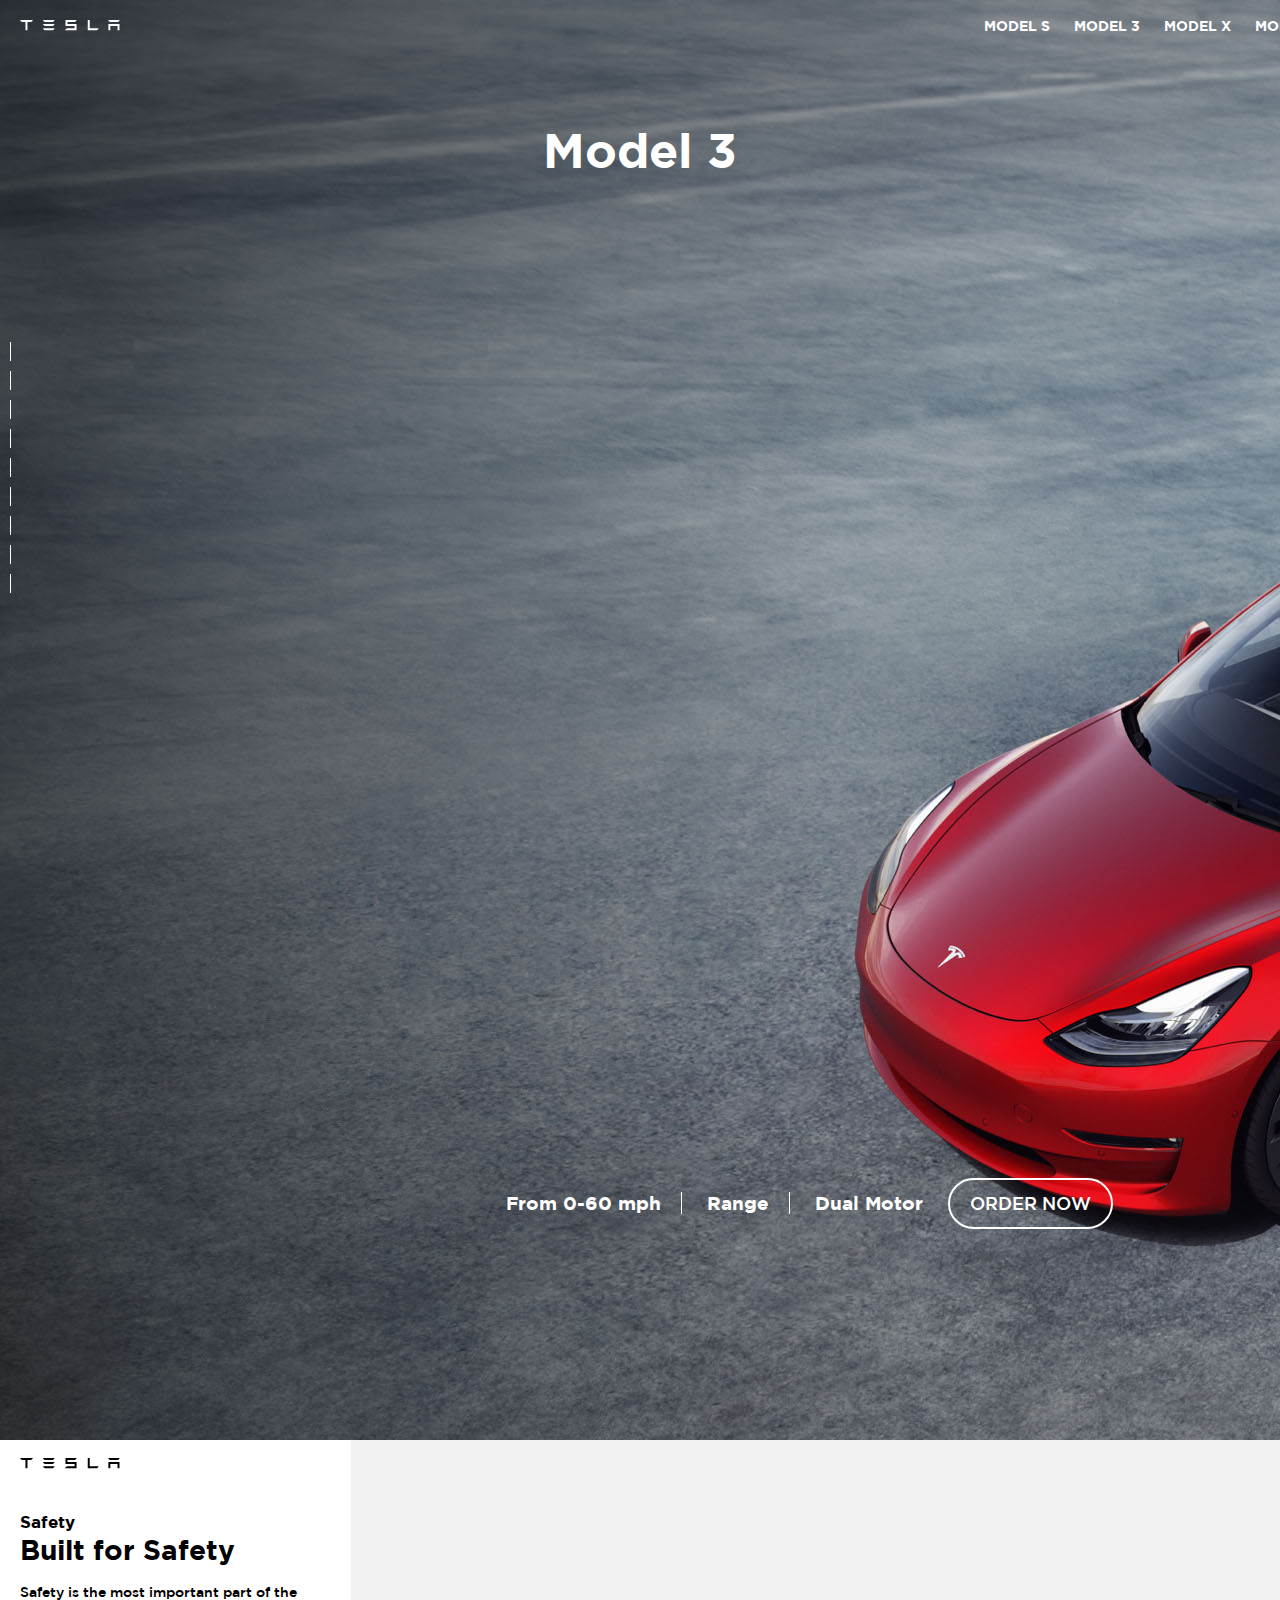
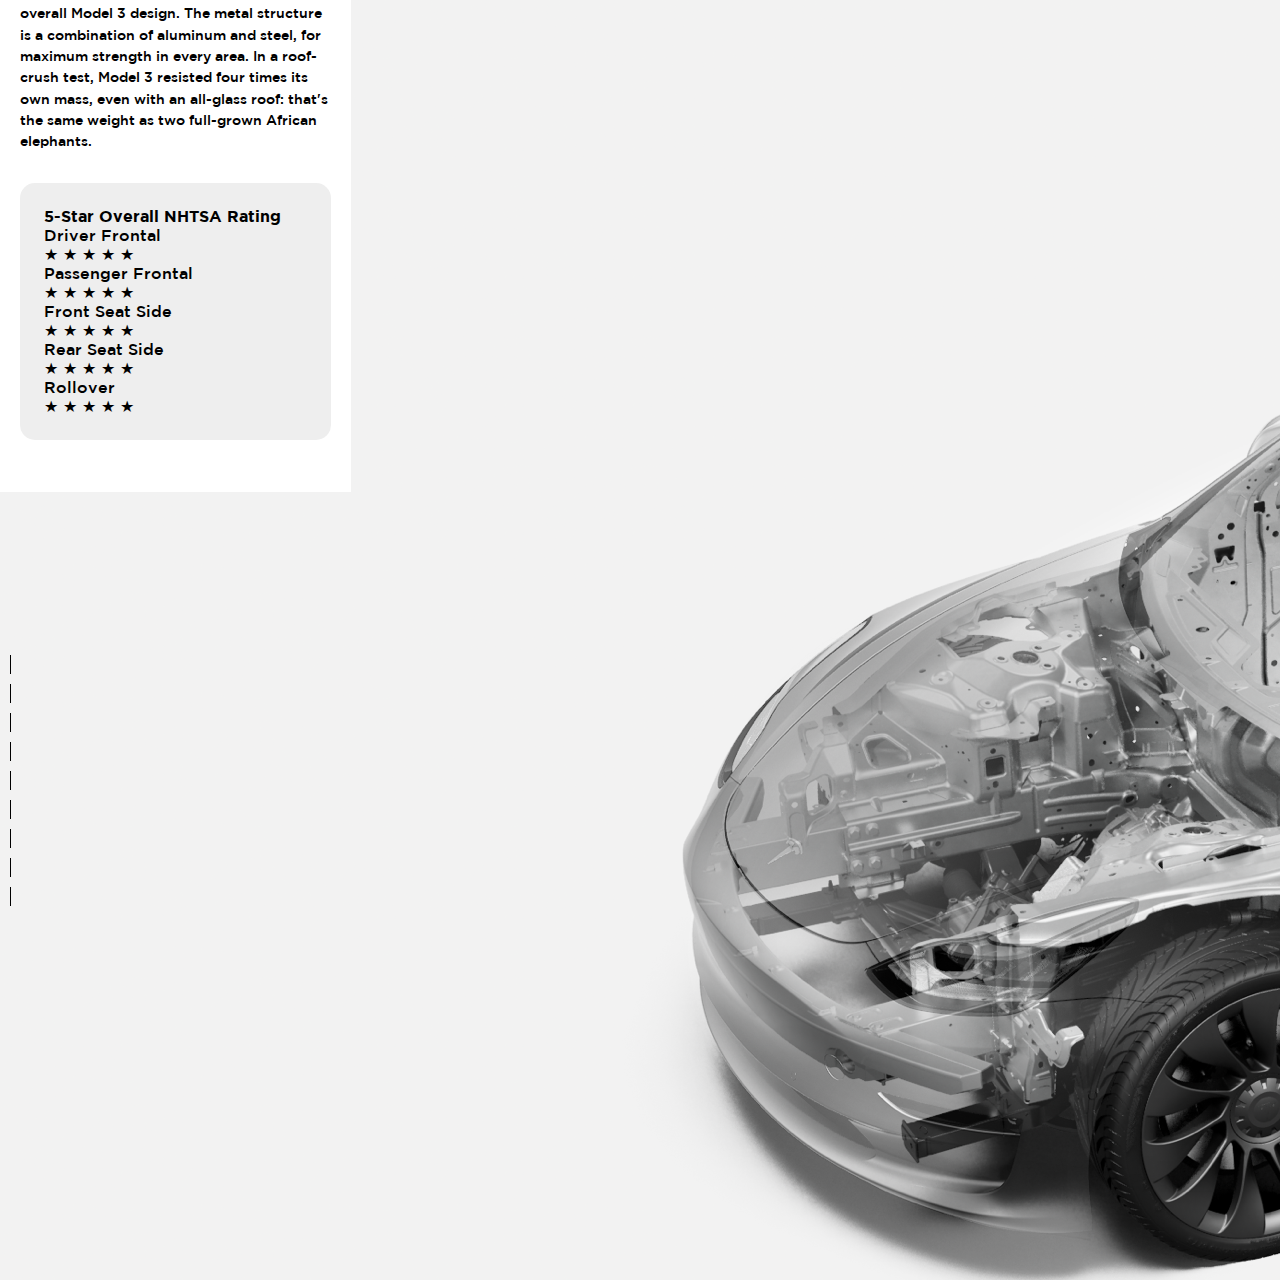
<file: tesla/index.html>
<!DOCTYPE html>
<html lang="en">
  <head>
    <meta charset="UTF-8" />
    <meta name="viewport" content="width=device-width, initial-scale=1.0" />
    <link rel="stylesheet" href="css/fonts.css" />
    <link rel="stylesheet" href="css/style.css" />
    <link rel="preconnect" href="https://fonts.gstatic.com" />
    <link
      href="https://fonts.googleapis.com/css2?family=Montserrat&display=swap"
      rel="stylesheet"
    />
    <title>Tesla | Model 3</title>
  </head>
  <body>
    <section
      class="container gotham-mediem-style"
      style="
        background-image: url('img/model-3-hero-desktop.jpg');
        height: 1440px;
      "
    >
      <a id="model-3-section"></a>
      <header id="header">
        <section class="navbar">
          <section class="svg-logo">
            <svg
              xmlns="http://www.w3.org/2000/svg"
              viewBox="0 0 342 35"
              preserveAspectRatio="xMidYMid Meet"
              width="100"
            >
              <path
                class="tds-icon-fill--primary"
                d="M0 .1a9.7 9.7 0 007 6.93h10.93l.56.22v27.58h6.82V7.29l.62-.22h10.94a9.82 9.82 0 007-6.93V.07H0V.1zM238.61.06h-6.8v34.85h31.14a9.68 9.68 0 005.94-6.86h-30.3l.02-27.99zm-52.33 6.86c3.62-1 6.66-3.82 7.39-6.88l-38.1.06v20.55h31.17v7.23h-24.46a13.6 13.6 0 00-8.71 7h39.89V13.81H162.3V6.92h23.98zm116.17 27.97h6.76V20.87h24.58v14.02h6.75V13.87l-38.09-.04zM85.35 7h26a9.57 9.57 0 007.05-7H78.3a9.61 9.61 0 007.05 7zm0 13.77h26a9.59 9.59 0 007.05-7H78.3a9.63 9.63 0 007.05 7zm0 14.14h26a9.59 9.59 0 007.05-7H78.3a9.62 9.62 0 007.05 7zM308.46 7.02h26a9.58 9.58 0 007.06-7h-40.11a9.59 9.59 0 007.05 7z"
                fill="#fff"
              />
            </svg>
          </section>

          <section class="models">
            <ul>
              <li class="mx-1"><a href="#">MODEL S</a></li>
              <li class="mx-1"><a href="#">MODEL 3</a></li>
              <li class="mx-1"><a href="#">MODEL X</a></li>
              <li class="mx-1"><a href="#">MODEL Y</a></li>
              <li class="mx-1"><a href="#">SOLAR ROOF</a></li>
              <li class="mx-1"><a href="#">SOLAR PANEL</a></li>
            </ul>
          </section>
          <section class="navbar-side">
            <ul>
              <li class="mx-1">SHOP</li>
              <li class="mx-1">TESLA ACCOUNT</li>
              <li class="mx-1" style="margin-top: 5px">
                <img
                  src="img/list.png"
                  height="15px"
                  alt="menu"
                  class="ham-menu"
                />
              </li>
            </ul>
          </section>
        </section>
      </header>
      <main class="main">
        <section class="showcase">
          <h1 class="floating-model-name">Model 3</h1>
        </section>
      </main>
      <section class="links">
        <ul action="" class="links-list">
          <li class="link-as-list-item">
            <input type="radio" value="1" name="radio" id="radio1" />
            <label for="radio1"> <a href="#model-3-section">MODEL 3</a> </label>
          </li>
          <li class="link-as-list-item">
            <a href="#safety-section" id="section2-link">SAFETY</a>
          </li>
          <li class="link-as-list-item"><a href="#">PERFORMANCE</a></li>
          <li class="link-as-list-item">
            <a href="" id="section2-link">ALL DRIVE WHEEL</a>
          </li>
          <li class="link-as-list-item"><a href="#">RANGE</a></li>
          <li class="link-as-list-item">
            <a href="" id="section2-link">AUTO PILOT</a>
          </li>
          <li class="link-as-list-item"><a href="#">INTERTIOR</a></li>
          <li class="link-as-list-item">
            <a href="" id="section2-link">SPECS</a>
          </li>
          <li class="link-as-list-item">
            <a href="" id="section2-link">ORDER</a>
          </li>
        </ul>
      </section>
      <footer class="footer">
        <h3 class="specs px-2 border-to-the-right">From 0-60 mph</h3>
        <h3 class="specs px-2 border-to-the-right">Range</h3>
        <h3 class="specs px-2">Dual Motor</h3>
        <a
          href="#"
          class="btn btn-light-border light-text btn-transparent-bg btn-round"
          >ORDER NOW</a
        >
      </footer>
    </section>

    <!-- page 2 -->
    <section
      class="container gotham-mediem-style"
      style="
        background-image: url('img/model_3_safety_hero.png');
        height: 1440px;
        background-color: #F2F2F2;
      "
    >
      <a id="safety-section"></a>
      <header>
        <section class="navbar  aside-desc">
          <section class="svg-logo">
            <svg
              xmlns="http://www.w3.org/2000/svg"
              viewBox="0 0 342 35"
              preserveAspectRatio="xMidYMid Meet"
              width="100"
            >
              <path
                class="tds-icon-fill--primary"
                d="M0 .1a9.7 9.7 0 007 6.93h10.93l.56.22v27.58h6.82V7.29l.62-.22h10.94a9.82 9.82 0 007-6.93V.07H0V.1zM238.61.06h-6.8v34.85h31.14a9.68 9.68 0 005.94-6.86h-30.3l.02-27.99zm-52.33 6.86c3.62-1 6.66-3.82 7.39-6.88l-38.1.06v20.55h31.17v7.23h-24.46a13.6 13.6 0 00-8.71 7h39.89V13.81H162.3V6.92h23.98zm116.17 27.97h6.76V20.87h24.58v14.02h6.75V13.87l-38.09-.04zM85.35 7h26a9.57 9.57 0 007.05-7H78.3a9.61 9.61 0 007.05 7zm0 13.77h26a9.59 9.59 0 007.05-7H78.3a9.63 9.63 0 007.05 7zm0 14.14h26a9.59 9.59 0 007.05-7H78.3a9.62 9.62 0 007.05 7zM308.46 7.02h26a9.58 9.58 0 007.06-7h-40.11a9.59 9.59 0 007.05 7z"
                fill="#000"
              />
            </svg>
          </section>
        </section>
      </header>

      <section id="safety-description" class="container  aside-desc">
        <h2 class="small-header">Safety</h2>
        <h1>Built for Safety</h1>
        <section id="descr">
          <p>
            Safety is the most important part of the overall Model 3 design. The
            metal structure is a combination of aluminum and steel, for maximum
            strength in every area. In a roof-crush test, Model 3 resisted four
            times its own mass, even with an all-glass roof: that's the same
            weight as two full-grown African elephants.
          </p>
        </section>

        <section id="safety-rating">
          
          <h4>5-Star Overall NHTSA Rating</h4>
          <section>
            <span class="safety-cat">Driver Frontal</span>
            <span class="safety-rating">★ ★ ★ ★ ★</span>
          </section>
          <section>
            <span class="safety-cat">Passenger Frontal</span>
            <span class="safety-rating">★ ★ ★ ★ ★</span>
          </section>
          <section>
            <span class="safety-cat">Front Seat Side</span>
            <span class="safety-rating">★ ★ ★ ★ ★</span>
          </section>
          <section>
            <span class="safety-cat">Rear Seat Side</span>
            <span class="safety-rating">★ ★ ★ ★ ★</span>
          </section>
          <section>
            <span class="safety-cat">Rollover</span>
            <span class="safety-rating">★ ★ ★ ★ ★</span>
          </section>
        </section>
      </section>

      <section class="links links-dark">
        <ul action="" class="links-list">
          <li class="link-as-list-item">
            <input type="radio" value="1" name="radio" id="radio1" />
            <label for="radio1"> <a href="#model-3-section">MODEL 3</a> </label>
          </li>
          <li class="link-as-list-item">
            <a href="#safety-section" id="section2-link">SAFETY</a>
          </li>
          <li class="link-as-list-item"><a href="#">PERFORMANCE</a></li>
          <li class="link-as-list-item">
            <a href="" id="section2-link">ALL DRIVE WHEEL</a>
          </li>
          <li class="link-as-list-item"><a href="#">RANGE</a></li>
          <li class="link-as-list-item">
            <a href="" id="section2-link">AUTO PILOT</a>
          </li>
          <li class="link-as-list-item"><a href="#">INTERTIOR</a></li>
          <li class="link-as-list-item">
            <a href="" id="section2-link">SPECS</a>
          </li>
          <li class="link-as-list-item">
            <a href="" id="section2-link">ORDER</a>
          </li>
        </ul>
      </section>
    </section>
  </body>
</html>
</file>
<file: tesla/css/fonts.css>
@font-face {
  font-family: "Gotham";
  src: url(../fonts/GothamBook.ttf) format("truetype");
  font-weight: 300;
  font-style: normal;
}

@font-face {
  font-family: "Gotham";
  src: url(../fonts/GothamMedium.ttf) format("truetype");
  font-weight: 400;
  font-style: normal;
}

@font-face {
  font-family: "Gotham";
  src: url(../fonts/GothamBold.ttf) format("truetype");
  font-weight: 700;
  font-style: normal;
}
</file>
<file: tesla/css/style.css>
/* Reset */
* {
    margin: 0;
    padding:0;
    box-sizing: border-box;
  }
  
  /* Main Styling */
  
  a {
    color: #333;
    text-decoration: none;
  }
  
  p {
    margin: 10px 0;
  }
  
  /* Utility Classes */
  .container {
    margin: auto;
    max-width: 2556px;
    overflow: auto;
    position: relative;
  }
  
  .text-primary {
    color: #f7c08a;
  }
  
  .lead {
    font-size: 20px;
  }
  
  .btn {
    display: inline-block;
    font-size: 18px;
    color: #fff;
    background: #333;
    padding: 13px 20px;
    border: none;
    cursor: pointer;
  }
  
  .btn:hover {
    background: #f7c08a;
    color: #333;
  }
  
  .btn-light {
    background: #f4f4f4;
    color: #333;
  }
  
  .bg-dark {
    background: #333;
    color: #fff;
  }
  
  .bg-light {
    background: #f4f4f4;
    color: #333;
  }
  
  .bg-primary {
    background: #f7c08a;
    color: #333;
  }
  
  .clr {
    clear: both;
  }
  
  .l-heading {
    font-size: 40px;
  }
  
  /* Padding */
  .py-1 { padding-top: 10px; padding-bottom: 10px; }
  .py-2 { padding-top: 20px; padding-bottom: 20px; }
  .py-3 { padding-top: 30px; padding-bottom: 30px; }
  .px-1 { padding-left: 10px; padding-right: 10px; }
  .px-2 { padding-left: 20px; padding-right: 20px; }
  .px-3 { padding-left: 30px; padding-right: 30px; }

  /*  Margining */
  .my-1 { margin-top: 10px; margin-bottom: 10px; }
  .my-2 { margin-top: 20px; margin-bottom: 20px; }
  .my-3 { margin-top: 30px; margin-bottom: 30px; }
  .mx-1 { margin-left: 10px; margin-right: 10px; }
  .mx-2 { margin-left: 20px; margin-right: 20px; }
  .mx-3 { margin-left: 30px; margin-right: 30px; }

  /* Navbar */
  .navbar {
    background: transparent;
    color: #fff;
    overflow: auto;
    margin: 0px;
    padding: 0px;
    width: 2540px;
    height: 52px;
    margin: 0px -17px 0px 0px;
    padding: 0px 20px;
    font-size: 14PX;
  }
  
  .navbar a {
    color: #fff;
  }

  .navbar .svg-logo {
    display: inline;
    padding-top: 20px;
    position: relative;
    left: 0%;
    top: 30%;
  }
  
  .navbar-side {
      display: inline;
      position: relative;
      left: 62%;
      top: 30%;
  }

  .navbar-side ul {
    list-style: none;
    overflow: auto;
    display: inline;
  }
  
  .navbar-side ul li {
      display: inline;
  }
  
  .navbar-side ul li a {
    color: #AAA;
    font-weight: bold;
  }
  
  .navbar-side ul li a:hover, 
  .navbar-side ul li a.current {
    background: #444;
    color: #f7c08a;
  }

/* Models */
.models {
    background: transparent;
    color: #fff;
    overflow: auto;
    display: inline;
    position: relative;
    left: 34%;
    top: 30%;
}

.models ul {
    display: inline;
}

.models ul li {
    display: inline;
}

.models ul li a {
    /* make #FFF later */
    color: #fff;
    font-weight: bold;
}


/* Show case section */
.model-img {
    position: relative;
    top: 0%;
    left: 0%;
}

.floating-model-name {
    color: white;
    text-align: center;
    font-size: 48px;
    margin-top: 70px;
}

.gotham-mediem-style {
  font-family: "Gotham";
}

.ham-menu {
  height: 15px;
}


.footer {
  position: relative;
  left: 38%;
  top: 52%;
  color: #fff;
  width: 650px;
}

.specs {
  display: inline;
}

.border-to-the-right {
  border-right: 1px solid #fff;
}

.btn-transparent-bg {
 background-color: transparent;
} 

.btn-round {
  border-radius: 30px;
  border: 2px solid #fff;
}

.btn-transparent-bg:hover {
  background-color: white;
  color: #000;
}

.links {
  position: relative;
  top: 10%;
  width: 60px;
  height: 250px;
  z-index: 1;
}

.links a{
  color: transparent;
  text-decoration: none;
  display: inline-block;
  width: 200px;
  padding-left: 10px;
  margin-bottom: 10px;
  margin-left: 10px;
  border-left: 1px solid #fff;
}

.links a:hover{
  color: #fff;
}

.links a:checked{
  border-left: 3px solid #fff;
}

.links-list {
  list-style: none;
}

.link-as-list-item input {
  visibility:hidden;
}

.link-as-list-item input:checked + .link-as-list-item label {
  border-left: 3px solid #fff;
}

.links-dark a{
  border-left: 1px solid #000;
}

.links-dark a:hover{
  color: #000;
}

.aside-desc {
  width: 351px;
  background-color: #fff;
}

#safety-description {
  position: relative;
  top: 0%;
  margin-left: 0px;
  padding-left: 20px;
  padding-top: 20px;
  padding-right: 20px;
  height: 600px;
}

#safety-description .small-header {
  font-size: 17px;
}

#safety-description h1 {
  font-size: 28px;
}

#safety-description p {
  font-size: 14px;
  margin: 0px 0px 16px;
  padding: 0px 0px 14px;
  line-height: 16pt;
}

#safety-description #descr {
  padding-top: 16px;
}

#safety-rating {
  background-color: #EEEEEE;
  padding: 24px;
  border-radius: 15px;
}

#safety-rating h4 {

}

.safety-cat {
  display: block;
  width: 167;
}
</file>
